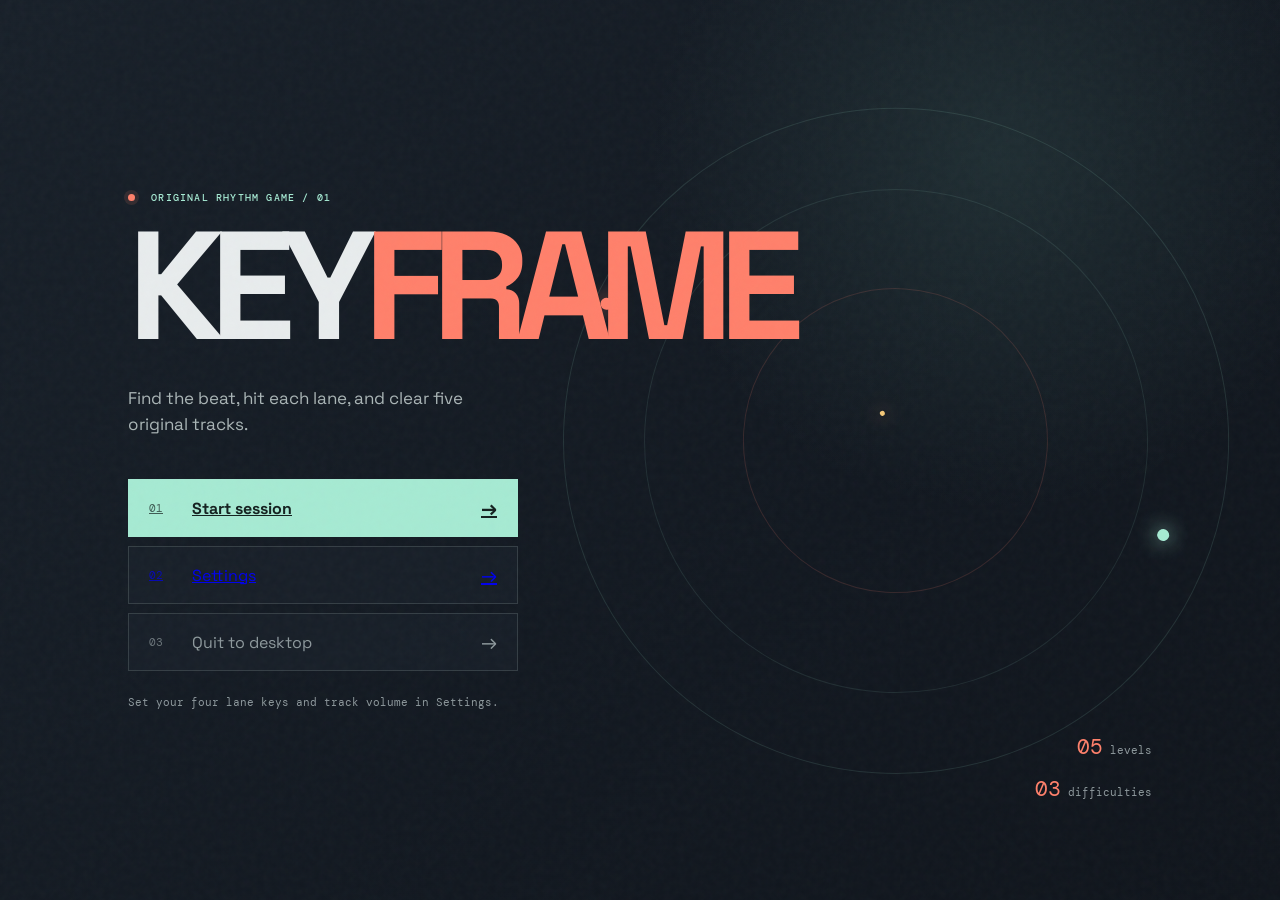
<file: Games/index.html>
<!doctype html>
<html lang="en">
  <head>
    <meta charset="UTF-8" />
    <meta name="viewport" content="width=device-width, initial-scale=1.0" />
    <meta name="theme-color" content="#151b24" />
    <title>Keyframe</title>
    <link rel="stylesheet" href="css/styles.css" />
  </head>
  <body>
    <div class="app-shell">
      <div class="grain"></div>
      <main class="screen screen--menu" aria-labelledby="game-title">
        <div class="menu-orbit" aria-hidden="true"><span></span><span></span><span></span></div>
        <div class="menu-copy">
          <p class="eyebrow"><span class="status-dot"></span> original rhythm game / 01</p>
          <h1 id="game-title">KEY<span>FRAME</span></h1>
          <p class="lede">Find the beat, hit each lane, and clear five original tracks.</p>
          <div class="menu-actions">
            <a class="button button--primary" href="Play.html"><span class="button-index">01</span>Start session<span class="button-arrow">&#8594;</span></a>
            <a class="button" href="Settings.html"><span class="button-index">02</span>Settings<span class="button-arrow">&#8594;</span></a>
            <button class="button button--quiet" id="quit-button" type="button"><span class="button-index">03</span>Quit to desktop<span class="button-arrow">&#8594;</span></button>
          </div>
          <p class="hint-line">Set your four lane keys and track volume in Settings.</p>
        </div>
        <div class="menu-side-note" aria-hidden="true"><span>05</span> levels<br /><span>03</span> difficulties</div>
      </main>
      <div class="toast" id="toast" role="status"></div>
    </div>
    <script>
      document.querySelector("#quit-button").addEventListener("click", () => {
        const toast = document.querySelector("#toast");
        toast.textContent = "Session paused. The browser window is ready to close.";
        toast.classList.add("show");
        window.setTimeout(() => toast.classList.remove("show"), 2200);
      });
    </script>
  </body>
</html>
</file>
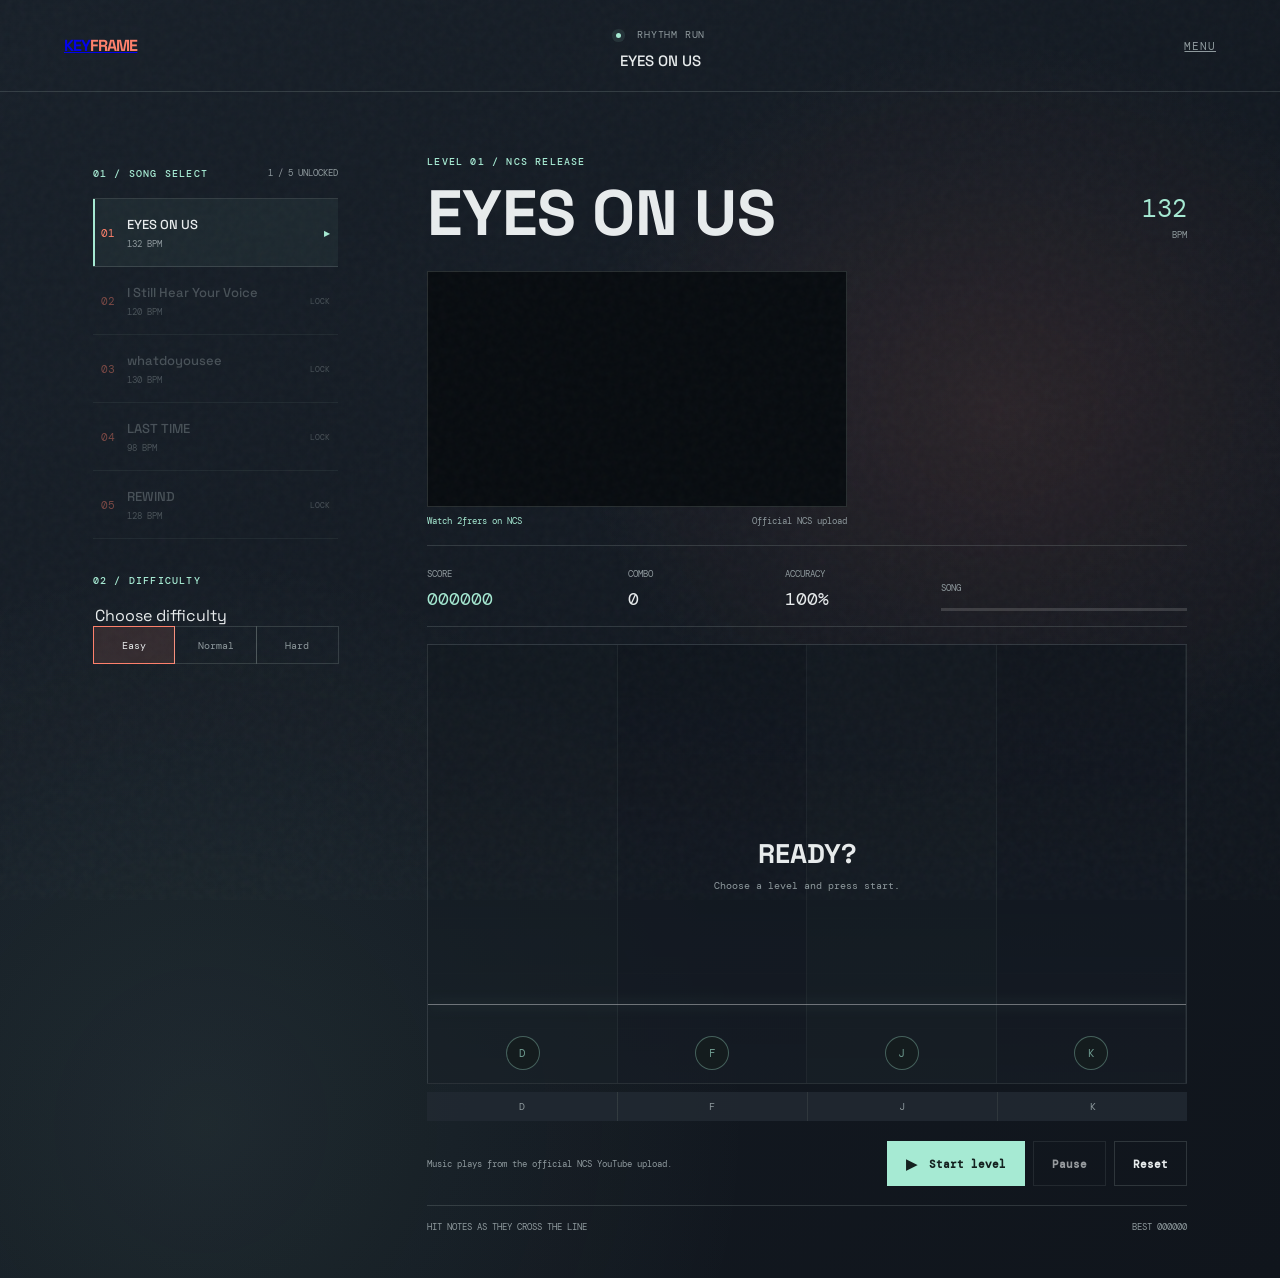
<file: Games/Play.html>
<!doctype html>
<html lang="en">
  <head>
    <meta charset="UTF-8" />
    <meta name="viewport" content="width=device-width, initial-scale=1.0" />
    <meta name="theme-color" content="#151b24" />
    <title>Keyframe</title>
    <link rel="stylesheet" href="css/styles.css" />
  </head>
  <body>
    <div class="app-shell rhythm-shell">
      <div class="grain"></div>
      <main class="screen screen--rhythm" aria-labelledby="play-title">
        <header class="topbar">
          <a class="brand-button" href="index.html">KEY<span>FRAME</span></a>
          <div class="session-title">
            <span class="live-pill"><i></i> rhythm run</span>
            <h2 id="play-title">EYES ON US</h2>
          </div>
          <a class="text-button" href="index.html">Menu</a>
        </header>
        <section class="rhythm-layout">
          <aside class="level-rail" aria-label="Choose a level">
            <div class="rail-heading">
              <p class="eyebrow">01 / song select</p>
              <span id="level-progress">1 / 5</span>
            </div>
            <div class="level-list" id="level-list"></div>
            <div class="difficulty-block">
              <p class="eyebrow">02 / difficulty</p>
              <fieldset class="difficulty-selector" id="difficulty-selector">
                <legend class="visually-hidden">Choose difficulty</legend>
                <label><input type="radio" name="difficulty" value="Easy" checked /><span>Easy</span></label>
                <label><input type="radio" name="difficulty" value="Normal" /><span>Normal</span></label>
                <label><input type="radio" name="difficulty" value="Hard" /><span>Hard</span></label>
              </fieldset>
            </div>
          </aside>
          <section class="game-column" aria-label="Rhythm game">
            <div class="song-heading">
              <div>
                <p class="eyebrow" id="song-kicker">LEVEL 01 / NCS RELEASE</p>
                <h1 id="song-title">EYES ON US</h1>
              </div>
              <div class="song-tempo"><strong id="song-bpm">132</strong><span>BPM</span></div>
            </div>
            <div class="track-player-wrap">
              <div id="youtube-player" aria-label="Official NCS YouTube music player"></div>
              <p class="track-credit"><a id="track-source" href="https://www.youtube.com/@NoCopyrightSounds" target="_blank" rel="noopener noreferrer">Watch this track on NCS</a><span>Official NCS upload</span></p>
            </div>
            <div class="game-hud">
              <div><span>score</span><strong id="score-readout">000000</strong></div>
              <div><span>combo</span><strong id="combo-readout">0</strong></div>
              <div><span>accuracy</span><strong id="accuracy-readout">100%</strong></div>
              <div class="hud-progress"><span>song</span><div class="progress-track"><i id="song-progress"></i></div></div>
            </div>
            <div class="rhythm-board" id="rhythm-board" aria-label="Four-lane note board">
              <div class="lane" data-lane="0"><span class="lane-note"></span><b>D</b></div>
              <div class="lane" data-lane="1"><span class="lane-note"></span><b>F</b></div>
              <div class="lane" data-lane="2"><span class="lane-note"></span><b>J</b></div>
              <div class="lane" data-lane="3"><span class="lane-note"></span><b>K</b></div>
              <div class="hit-line" aria-hidden="true"></div>
              <div class="board-message" id="board-message"><strong>READY?</strong><span>Choose a level and press start.</span></div>
              <div class="judge-callout" id="judge-callout" aria-live="polite"></div>
              <div class="countdown" id="countdown" aria-live="assertive"></div>
            </div>
            <div class="lane-keys" aria-label="Lane key bindings">
              <span>D</span><span>F</span><span>J</span><span>K</span>
            </div>
            <div class="game-controls">
              <p id="track-caption">Music plays from the official NCS YouTube upload.</p>
              <div class="game-actions">
                <button class="game-button" id="start-button" type="button"><span>&#9654;</span> Start level</button>
                <button class="game-button game-button--secondary" id="pause-button" type="button" disabled>Pause</button>
                <button class="game-button game-button--secondary" id="reset-button" type="button">Reset</button>
              </div>
            </div>
            <div class="game-footnote"><span>Hit notes as they cross the line</span><span id="best-score">BEST 000000</span></div>
          </section>
        </section>
      </main>
      <div class="result-overlay" id="result-overlay" hidden>
        <section class="result-dialog" role="dialog" aria-modal="true" aria-labelledby="result-title">
          <p class="eyebrow" id="result-kicker">RUN COMPLETE</p>
          <h2 id="result-title">You Win!!</h2>
          <p id="result-message">Congratulation you may now proceed to the next level</p>
          <div class="result-stats"><span>FINAL SCORE<strong id="final-score">0</strong></span><span>ACCURACY<strong id="final-accuracy">0%</strong></span></div>
          <button class="game-button" id="result-button" type="button">Next level</button>
        </section>
      </div>
    </div>
    <script src="js/rhythm.js"></script>
  </body>
</html>
</file>
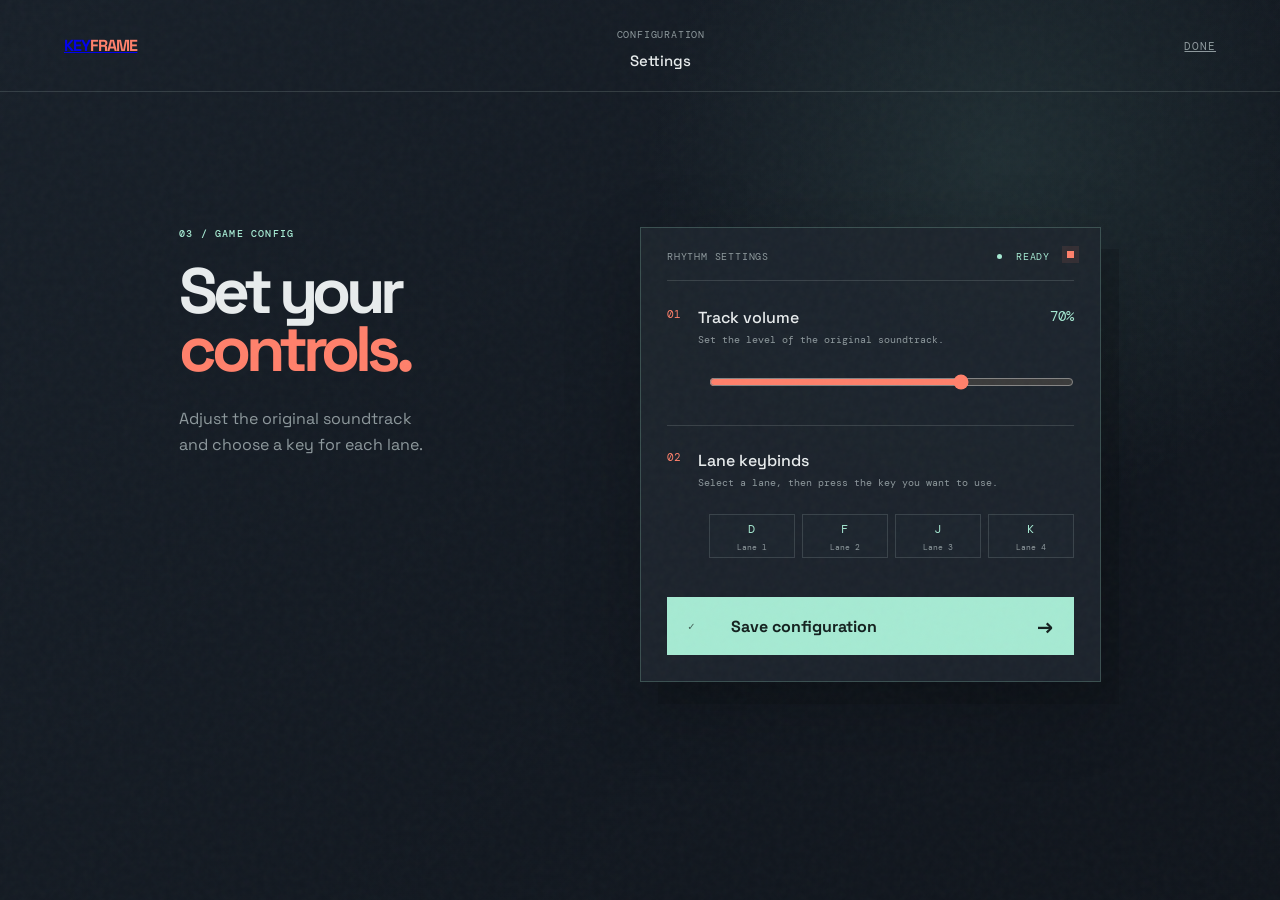
<file: Games/Settings.html>
<!doctype html>
<html lang="en">
  <head>
    <meta charset="UTF-8" />
    <meta name="viewport" content="width=device-width, initial-scale=1.0" />
    <title>Keyframe</title>
    <link rel="stylesheet" href="css/styles.css" />
  </head>
  <body>
    <div class="app-shell">
      <div class="grain"></div>
      <main class="screen screen--settings" aria-labelledby="settings-title">
        <header class="topbar">
          <a class="brand-button" href="index.html">KEY<span>FRAME</span></a>
          <div class="session-title">
            <span class="live-pill">configuration</span>
            <h2 id="settings-title">Settings</h2>
          </div>
          <a class="text-button" href="index.html">Done</a>
        </header>
        <section class="settings-layout">
          <div>
            <p class="eyebrow">03 / game config</p>
            <h2>Set your<br /><em>controls.</em></h2>
            <p class="settings-intro">
              Adjust the original soundtrack and choose a key for each lane.
            </p>
          </div>
          <div class="settings-card">
            <div class="settings-card-heading">
              <span class="card-kicker">rhythm settings</span
              ><span class="card-status"><i></i> ready</span>
            </div>
            <div class="settings-controls">
              <section class="setting-group">
                <div class="setting-title">
                  <span class="setting-number">01</span>
                  <div>
                    <h3>Track volume</h3>
                    <p>Set the level of the original soundtrack.</p>
                  </div>
                  <output id="volume-output">70%</output>
                </div>
                <input
                  id="volume-slider"
                  type="range"
                  min="0"
                  max="100"
                  value="70"
                  aria-label="Master volume"
                />
              </section>
              <section class="setting-group">
                <div class="setting-title">
                  <span class="setting-number">02</span>
                  <div>
                    <h3>Lane keybinds</h3>
                    <p>Select a lane, then press the key you want to use.</p>
                  </div>
                </div>
                <div class="bind-grid rhythm-bind-grid" id="bind-grid"></div>
              </section>
              <button
                class="button button--primary save-settings"
                id="save-settings"
                type="button"
              >
                <span class="button-index">&#10003;</span>Save
                configuration<span class="button-arrow">&#8594;</span>
              </button>
            </div>
          </div>
        </section>
      </main>
      <div class="toast" id="toast" role="status"></div>
    </div>
    <script src="js/settings.js"></script>
  </body>
</html>
</file>
<file: Games/css/styles.css>
@import url("https://fonts.googleapis.com/css2?family=DM+Mono:wght@400;500&family=Space+Grotesk:wght@400;500;600;700&display=swap");

:root {
  --ink: #e8eced;
  --muted: #8e999d;
  --soft: #aab5b6;
  --night: #151b24;
  --night-deep: #10151d;
  --panel: #1d252e;
  --line: rgba(207, 221, 218, 0.16);
  --mint: #a6ead3;
  --coral: #ff806b;
  --yellow: #f2c778;
  --mono: "DM Mono", monospace;
  --display: "Space Grotesk", sans-serif;
}
* {
  box-sizing: border-box;
}
html,
body {
  margin: 0;
  min-height: 100%;
  background: var(--night-deep);
  color: var(--ink);
  font-family: var(--display);
}
body {
  overflow-x: hidden;
}
button,
input {
  font: inherit;
}
button {
  color: inherit;
  cursor: pointer;
}
.app-shell {
  min-height: 100vh;
  position: relative;
  overflow: hidden;
  background:
    radial-gradient(
      circle at 78% 18%,
      rgba(72, 111, 105, 0.24),
      transparent 28%
    ),
    linear-gradient(135deg, #182029 0%, #121820 62%, #10151c 100%);
}
.grain {
  position: fixed;
  inset: 0;
  pointer-events: none;
  opacity: 0.08;
  z-index: 10;
  background-image: url("data:image/svg+xml,%3Csvg viewBox='0 0 160 160' xmlns='http://www.w3.org/2000/svg'%3E%3Cfilter id='n'%3E%3CfeTurbulence type='fractalNoise' baseFrequency='.8' numOctaves='3' stitchTiles='stitch'/%3E%3C/filter%3E%3Crect width='100%25' height='100%25' filter='url(%23n)' opacity='.38'/%3E%3C/svg%3E");
}
.screen {
  min-height: 100vh;
  position: relative;
  z-index: 1;
  animation: appear 0.6s ease both;
}
.is-hidden {
  display: none;
}
.screen--menu {
  display: flex;
  align-items: center;
  padding: 7vw 10vw;
}
.menu-copy {
  max-width: 560px;
  z-index: 2;
}
.eyebrow {
  color: var(--mint);
  font: 500 10px/1.4 var(--mono);
  letter-spacing: 0.12em;
  text-transform: uppercase;
  margin: 0 0 22px;
}
.status-dot,
.live-pill i {
  display: inline-block;
  width: 7px;
  height: 7px;
  border-radius: 50%;
  background: var(--coral);
  box-shadow: 0 0 0 4px rgba(255, 128, 107, 0.12);
  margin-right: 9px;
}
h1,
h2,
h3,
p {
  margin-top: 0;
}
h1 {
  font-size: clamp(4.8rem, 12vw, 10.5rem);
  line-height: 0.78;
  letter-spacing: -0.09em;
  margin: 0 0 38px;
  font-weight: 700;
}
h1 span,
.brand-button span {
  color: var(--coral);
}
.lede {
  color: var(--soft);
  font-size: 17px;
  line-height: 1.55;
  max-width: 380px;
  margin-bottom: 42px;
}
.menu-actions {
  display: grid;
  gap: 9px;
  max-width: 390px;
}
.button {
  border: 1px solid var(--line);
  background: rgba(29, 37, 46, 0.5);
  min-height: 58px;
  padding: 0 20px;
  display: flex;
  align-items: center;
  gap: 18px;
  text-align: left;
  transition: 0.2s ease;
}
.button:hover,
.button:focus-visible {
  border-color: var(--mint);
  transform: translateX(7px);
  background: rgba(166, 234, 211, 0.08);
  outline: none;
}
.button--primary {
  background: var(--mint);
  border-color: var(--mint);
  color: #14211f;
  font-weight: 700;
}
.button--primary:hover,
.button--primary:focus-visible {
  background: #c0f6e2;
}
.button--quiet {
  color: var(--muted);
}
.button-index {
  font: 11px var(--mono);
  opacity: 0.7;
  min-width: 25px;
}
.button-arrow {
  margin-left: auto;
  font-size: 20px;
}
.hint-line,
.menu-side-note {
  color: var(--muted);
  font: 11px var(--mono);
}
.hint-line {
  margin: 24px 0 0;
}
.menu-orbit {
  position: absolute;
  width: 52vw;
  height: 52vw;
  max-width: 740px;
  max-height: 740px;
  right: 4vw;
  top: 12%;
  border: 1px solid rgba(166, 234, 211, 0.12);
  border-radius: 50%;
  transform: rotate(-18deg);
}
.menu-orbit:before,
.menu-orbit:after {
  content: "";
  position: absolute;
  inset: 12%;
  border: 1px solid rgba(166, 234, 211, 0.1);
  border-radius: 50%;
}
.menu-orbit:after {
  inset: 27%;
  border-color: rgba(255, 128, 107, 0.15);
}
.menu-orbit span {
  position: absolute;
  width: 12px;
  height: 12px;
  background: var(--coral);
  border-radius: 50%;
  top: 16%;
  left: 14%;
  box-shadow: 0 0 20px var(--coral);
}
.menu-orbit span:nth-child(2) {
  top: 75%;
  left: 83%;
  background: var(--mint);
  box-shadow: 0 0 20px var(--mint);
}
.menu-orbit span:nth-child(3) {
  top: 45%;
  left: 49%;
  width: 5px;
  height: 5px;
  background: var(--yellow);
}
.menu-side-note {
  position: absolute;
  right: 10vw;
  bottom: 10vh;
  line-height: 2;
  text-align: right;
}
.menu-side-note span {
  color: var(--coral);
  font-size: 21px;
}
.topbar {
  height: 92px;
  display: flex;
  align-items: center;
  justify-content: space-between;
  padding: 0 5vw;
  border-bottom: 1px solid var(--line);
}
.brand-button {
  border: 0;
  padding: 0;
  background: transparent;
  font: 700 16px var(--display);
  letter-spacing: -0.06em;
}
.session-title {
  text-align: center;
}
.session-title h2 {
  font-size: 15px;
  margin: 8px 0 0;
  font-weight: 500;
}
.live-pill {
  color: var(--muted);
  font: 10px var(--mono);
  text-transform: uppercase;
  letter-spacing: 0.08em;
}
.live-pill i {
  background: var(--mint);
  box-shadow: 0 0 0 4px rgba(166, 234, 211, 0.1);
  width: 5px;
  height: 5px;
}
.topbar-actions {
  display: flex;
  align-items: center;
  gap: 18px;
}
.icon-button,
.text-button {
  border: 0;
  background: transparent;
  color: var(--muted);
}
.icon-button {
  font-size: 23px;
}
.text-button {
  font: 11px var(--mono);
  text-transform: uppercase;
  letter-spacing: 0.08em;
}
.icon-button:hover,
.text-button:hover,
.brand-button:hover {
  color: var(--mint);
}
.play-layout {
  display: grid;
  grid-template-columns: minmax(0, 1fr) 290px;
  gap: 5vw;
  max-width: 1450px;
  margin: 0 auto;
  padding: 7vh 5vw;
}
.practice-column {
  min-width: 0;
}
.practice-heading {
  display: flex;
  justify-content: space-between;
  align-items: end;
  margin-bottom: 28px;
}
.practice-heading h2,
.settings-layout h2 {
  font-size: clamp(2.7rem, 5vw, 5.4rem);
  line-height: 0.9;
  letter-spacing: -0.08em;
  margin: 0;
}
.practice-heading em,
.settings-layout em {
  color: var(--coral);
  font-style: normal;
}
.tempo-readout {
  text-align: right;
}
.tempo-readout span,
.big-stat span,
.stat-grid span,
.meter-label {
  display: block;
  color: var(--muted);
  font: 10px var(--mono);
  text-transform: uppercase;
  letter-spacing: 0.06em;
}
.tempo-readout strong {
  display: block;
  color: var(--mint);
  font: 21px var(--mono);
  margin-top: 6px;
}
.note-time-axis {
  display: flex;
  justify-content: space-between;
  padding: 0 3px 5px;
  color: var(--muted);
  font: 8px var(--mono);
}
.note-stage {
  height: 245px;
  border-top: 1px solid var(--line);
  border-bottom: 1px solid var(--line);
  position: relative;
  overflow: hidden;
  background:
    repeating-linear-gradient(
      90deg,
      transparent 0,
      transparent calc(12.5% - 1px),
      rgba(255, 255, 255, 0.07) 12.5%
    ),
    repeating-linear-gradient(
      0deg,
      transparent 0,
      transparent 4px,
      rgba(255, 255, 255, 0.045) 4px,
      rgba(255, 255, 255, 0.045) 5px
    );
}
.stage-empty {
  position: absolute;
  inset: 0;
  display: grid;
  place-content: center;
  text-align: center;
}
.stage-cross {
  color: var(--coral);
  font: 22px var(--mono);
}
.stage-empty p {
  margin: 6px 0;
  font-size: 14px;
}
.stage-empty small {
  color: var(--muted);
  font: 10px var(--mono);
}
.note-block {
  position: absolute;
  left: 0;
  top: 0;
  width: 1%;
  min-width: 6px;
  padding: 0 3px;
  overflow: hidden;
  border-radius: 2px;
  background: var(--mint);
  color: #17211f;
  font: 7px/1 var(--mono);
  line-height: 8px;
  white-space: nowrap;
  animation: note-bar-in 0.12s ease both;
  transform-origin: left;
}
.note-block.alt {
  background: var(--coral);
  color: #281817;
}
.piano-shell {
  margin-top: 36px;
}
.piano-meta,
.keyboard-scroll-hint {
  display: flex;
  justify-content: space-between;
  align-items: center;
  color: var(--muted);
  font: 10px var(--mono);
  text-transform: uppercase;
  letter-spacing: 0.04em;
}
.piano-meta {
  padding-bottom: 13px;
  border-bottom: 1px solid var(--line);
}
.piano-meta b {
  color: var(--mint);
  font-size: 13px;
}
.piano-meta small {
  color: var(--muted);
  font: 10px var(--mono);
}
.keyboard-help {
  opacity: 0.65;
}
.keyboard-viewport {
  min-width: 0;
  max-width: 100%;
  overflow-x: auto;
  padding: 17px 0 9px;
  scrollbar-color: var(--mint) var(--panel);
  scrollbar-width: thin;
  -webkit-overflow-scrolling: touch;
  overscroll-behavior-x: contain;
}
.piano {
  display: flex;
  position: relative;
  height: 174px;
  min-width: 1340px;
  padding: 0 8px;
}
.white-key {
  flex: 1 0 31px;
  height: 174px;
  background: linear-gradient(100deg, #edf1e9 0%, #c9d0c9 100%);
  border: 1px solid #83918c;
  border-radius: 0 0 4px 4px;
  position: relative;
  color: #66706d;
  touch-action: manipulation;
  user-select: none;
  -webkit-user-select: none;
}
.white-key:hover,
.white-key.active {
  background: var(--mint);
}
.white-key.keyboard-unbound,
.black-key.keyboard-unbound {
  visibility: hidden;
}
.white-key.keyboard-unbound .black-key:not(.keyboard-unbound) {
  visibility: visible;
}
.white-key span {
  position: absolute;
  left: 50%;
  bottom: 25px;
  transform: translateX(-50%);
  font: 9px var(--mono);
  white-space: nowrap;
}
.white-key .key-bind {
  position: absolute;
  left: 50%;
  bottom: 8px;
  transform: translateX(-50%);
  color: #334441;
  font: 600 7px var(--mono);
  text-transform: uppercase;
}
.black-key {
  position: absolute;
  z-index: 2;
  width: 20px;
  height: 105px;
  top: 0;
  background: linear-gradient(100deg, #27333a, #080c10);
  border: 1px solid #020507;
  border-radius: 0 0 3px 3px;
  box-shadow: 0 5px 5px rgba(0, 0, 0, 0.4);
  color: #829490;
  touch-action: manipulation;
  user-select: none;
  -webkit-user-select: none;
}
.black-key:hover,
.black-key.active {
  background: var(--coral);
  color: #2a1816;
}
.black-key span {
  position: absolute;
  bottom: 25px;
  width: 100%;
  text-align: center;
  font: 8px var(--mono);
  white-space: nowrap;
}
.black-key .key-bind {
  position: absolute;
  bottom: 8px;
  width: 100%;
  color: #c8d6d1;
  text-align: center;
  font: 600 6px var(--mono);
  text-transform: uppercase;
}
.black-key:hover .key-bind,
.black-key.active .key-bind {
  color: #2a1816;
}
.keyboard-scroll-hint {
  padding-top: 6px;
  font-size: 9px;
  opacity: 0.65;
}
.stats-panel {
  border-left: 1px solid var(--line);
  padding-left: 28px;
}
.panel-heading,
.meter-label {
  display: flex;
  justify-content: space-between;
  align-items: center;
}
.panel-live {
  color: var(--coral);
  font: 10px var(--mono);
}
.big-stat {
  padding: 35px 0;
  border-bottom: 1px solid var(--line);
}
.big-stat strong {
  display: block;
  font: 34px var(--mono);
  letter-spacing: -0.08em;
  margin-top: 9px;
}
.stat-grid {
  display: grid;
  grid-template-columns: 1fr 1fr;
  gap: 24px 12px;
  padding: 27px 0;
  border-bottom: 1px solid var(--line);
}
.stat-grid strong {
  display: block;
  color: var(--soft);
  font: 17px var(--mono);
  margin-top: 8px;
}
.meter-block,
.recent-block {
  padding: 28px 0;
  border-bottom: 1px solid var(--line);
}
.meter-label button,
.recent-list button {
  color: var(--mint);
  background: none;
  border: 0;
  text-transform: uppercase;
  font: 9px var(--mono);
}
.meter {
  height: 5px;
  margin-top: 14px;
  background: #303b42;
}
.meter span {
  display: block;
  width: 0;
  height: 100%;
  background: var(--coral);
  transition: width 0.25s ease;
}
.recent-list {
  min-height: 60px;
  padding-top: 14px;
}
.recent-empty {
  color: var(--muted);
  font: 10px var(--mono);
}
.recent-row {
  display: flex;
  justify-content: space-between;
  padding: 7px 0;
  border-bottom: 1px solid rgba(255, 255, 255, 0.06);
  font: 10px var(--mono);
}
.recent-row b {
  color: var(--mint);
}
.recent-row .recent-kind {
  color: var(--yellow);
  text-transform: uppercase;
}
.recent-row .recent-kind--fast {
  color: var(--coral);
}
.recent-row .recent-kind--hold {
  color: var(--mint);
}
.recent-row span {
  color: var(--muted);
}
.settings-layout {
  display: grid;
  grid-template-columns: 0.8fr 1.2fr;
  gap: 12vw;
  max-width: 1050px;
  margin: 0 auto;
  padding: 15vh 5vw;
}
.settings-card {
  position: relative;
  padding: 22px 26px 26px;
  background: rgba(29, 37, 46, 0.9);
  border: 1px solid rgba(166, 234, 211, 0.22);
  box-shadow:
    18px 22px 0 rgba(8, 12, 16, 0.26),
    0 24px 70px rgba(0, 0, 0, 0.22);
}
.settings-card::before {
  content: "";
  position: absolute;
  top: 23px;
  right: 26px;
  width: 7px;
  height: 7px;
  background: var(--coral);
  box-shadow: 0 0 0 5px rgba(255, 128, 107, 0.1);
}
.settings-card-heading {
  display: flex;
  align-items: center;
  justify-content: space-between;
  padding-bottom: 17px;
  margin-bottom: 2px;
  border-bottom: 1px solid var(--line);
}
.card-kicker,
.card-status {
  color: var(--muted);
  font: 10px var(--mono);
  letter-spacing: 0.08em;
  text-transform: uppercase;
}
.card-status {
  color: var(--mint);
  margin-right: 24px;
}
.card-status i {
  display: inline-block;
  width: 5px;
  height: 5px;
  margin: 0 7px 1px 0;
  border-radius: 50%;
  background: var(--mint);
}
.settings-card .setting-group:first-child {
  border-top: 0;
}
.settings-intro {
  color: var(--muted);
  max-width: 260px;
  line-height: 1.6;
  margin-top: 28px;
}
.setting-group {
  border-top: 1px solid var(--line);
  padding: 24px 0 30px;
}
.setting-title {
  display: flex;
  align-items: start;
  gap: 17px;
}
.setting-number {
  color: var(--coral);
  font: 11px var(--mono);
}
.setting-title h3 {
  margin: 0 0 5px;
  font-size: 16px;
  font-weight: 500;
}
.setting-title p {
  color: var(--muted);
  font: 10px var(--mono);
  margin: 0;
}
.setting-title output {
  margin-left: auto;
  color: var(--mint);
  font: 14px var(--mono);
}
.settings-controls input[type="range"] {
  accent-color: var(--coral);
  width: calc(100% - 42px);
  margin: 28px 0 0 42px;
}
.piano-mode-selector {
  display: grid;
  grid-template-columns: repeat(4, minmax(0, 1fr));
  margin: 25px 0 0 42px;
  padding: 0;
  border: 0;
}
.piano-mode-selector legend {
  position: absolute;
  width: 1px;
  height: 1px;
  padding: 0;
  margin: -1px;
  overflow: hidden;
  clip: rect(0, 0, 0, 0);
  white-space: nowrap;
  border: 0;
}
.piano-mode-selector label {
  position: relative;
  min-width: 0;
  cursor: pointer;
}
.piano-mode-selector input {
  position: absolute;
  width: 1px;
  height: 1px;
  opacity: 0;
}
.piano-mode-selector label span {
  display: grid;
  min-height: 42px;
  place-items: center;
  padding: 0 5px;
  margin-left: -1px;
  border: 1px solid var(--line);
  color: var(--muted);
  font: 9px var(--mono);
  text-align: center;
  text-transform: uppercase;
}
.piano-mode-selector input:checked + span {
  position: relative;
  z-index: 1;
  border-color: var(--mint);
  background: var(--mint);
  color: #14211f;
}
.piano-mode-selector input:focus-visible + span {
  outline: 2px solid var(--coral);
  outline-offset: 2px;
}
.bind-grid {
  display: grid;
  grid-template-columns: repeat(8, 1fr);
  gap: 7px;
  margin: 25px 0 0 42px;
}
.bind-key {
  border: 1px solid var(--line);
  background: var(--panel);
  min-height: 44px;
  color: var(--mint);
  font: 12px var(--mono);
}
.bind-key:hover,
.bind-key.awaiting {
  border-color: var(--coral);
  color: var(--coral);
}
.bind-key small {
  display: block;
  color: var(--muted);
  font-size: 8px;
  margin-top: 5px;
}
.save-settings {
  width: 100%;
  margin-top: 9px;
}
.toast {
  position: fixed;
  z-index: 20;
  right: 25px;
  bottom: 25px;
  padding: 13px 17px;
  background: var(--mint);
  color: #13201e;
  font: 11px var(--mono);
  transform: translateY(80px);
  transition: 0.3s ease;
}
.toast.show {
  transform: translateY(0);
}
@keyframes appear {
  from {
    opacity: 0;
    transform: translateY(8px);
  }
  to {
    opacity: 1;
    transform: none;
  }
}
@keyframes note-in {
  from {
    opacity: 0;
    transform: scaleY(0.15) translateY(30px);
  }
  to {
    opacity: 1;
    transform: scaleY(1) translateY(0);
  }
}
@keyframes note-bar-in {
  from {
    opacity: 0;
    transform: scaleX(0.35);
  }
  to {
    opacity: 1;
    transform: scaleX(1);
  }
}
@media (max-width: 850px) {
  .screen--menu {
    padding: 15vw 8vw;
    align-items: flex-start;
  }
  .menu-orbit {
    width: 90vw;
    height: 90vw;
    top: 45%;
    right: -20%;
    opacity: 0.7;
  }
  .menu-side-note {
    display: none;
  }
  .play-layout,
  .settings-layout {
    grid-template-columns: minmax(0, 1fr);
    gap: 50px;
    padding-top: 8vh;
  }
  .stats-panel {
    border-left: 0;
    border-top: 1px solid var(--line);
    padding: 28px 0 0;
  }
  .settings-layout {
    padding-top: 10vh;
  }
  .keyboard-help {
    display: none;
  }
}
@media (max-width: 520px) {
  .topbar {
    height: 75px;
    padding: 0 6vw;
  }
  .session-title h2 {
    font-size: 13px;
  }
  .practice-heading {
    align-items: start;
    gap: 16px;
  }
  .practice-heading h2 {
    font-size: 2.8rem;
  }
  .tempo-readout {
    padding-top: 31px;
  }
  .piano {
    min-width: 1150px;
  }
  .bind-grid {
    grid-template-columns: repeat(4, 1fr);
  }
  .screen--menu h1 {
    font-size: 22vw;
  }
}

.rhythm-shell {
  background:
    radial-gradient(ellipse at 78% 32%, rgba(255, 128, 107, 0.1), transparent 30%),
    radial-gradient(ellipse at 16% 88%, rgba(166, 234, 211, 0.08), transparent 36%),
    linear-gradient(135deg, #182029 0%, #121820 62%, #10151c 100%);
}
.screen--rhythm {
  min-height: 100vh;
}
.rhythm-layout {
  display: grid;
  grid-template-columns: 245px minmax(0, 760px);
  gap: clamp(36px, 7vw, 100px);
  justify-content: center;
  padding: 7vh 5vw 5vh;
}
.level-rail {
  padding-top: 12px;
}
.rail-heading {
  display: flex;
  justify-content: space-between;
  gap: 10px;
  align-items: start;
}
.rail-heading .eyebrow,
.difficulty-block .eyebrow {
  margin-bottom: 17px;
}
.rail-heading > span {
  color: var(--muted);
  font: 9px var(--mono);
  white-space: nowrap;
}
.level-list {
  border-top: 1px solid var(--line);
}
.level-button {
  display: flex;
  width: 100%;
  min-height: 68px;
  align-items: center;
  gap: 12px;
  padding: 0 8px;
  border: 0;
  border-bottom: 1px solid var(--line);
  background: transparent;
  color: var(--muted);
  text-align: left;
}
.level-button:hover:not(:disabled),
.level-button.selected {
  color: var(--ink);
  background: rgba(166, 234, 211, 0.055);
}
.level-button.selected {
  box-shadow: inset 2px 0 var(--mint);
}
.level-button:disabled {
  cursor: not-allowed;
  opacity: 0.42;
}
.level-number {
  color: var(--coral);
  font: 11px var(--mono);
}
.level-copy {
  display: grid;
  gap: 5px;
  min-width: 0;
}
.level-copy strong {
  font-size: 13px;
  font-weight: 500;
}
.level-copy small,
.level-mark {
  color: var(--muted);
  font: 9px var(--mono);
}
.level-mark {
  margin-left: auto;
  font-size: 8px;
}
.level-button.selected .level-mark {
  color: var(--mint);
}
.difficulty-block {
  margin-top: 35px;
}
.difficulty-selector {
  display: grid;
  grid-template-columns: repeat(3, minmax(0, 1fr));
  margin: 0;
  padding: 0;
  border: 0;
}
.difficulty-selector label {
  position: relative;
  cursor: pointer;
}
.difficulty-selector input {
  position: absolute;
  width: 1px;
  height: 1px;
  opacity: 0;
}
.difficulty-selector label span {
  display: grid;
  min-height: 38px;
  place-items: center;
  border: 1px solid var(--line);
  margin-right: -1px;
  color: var(--muted);
  font: 10px var(--mono);
}
.difficulty-selector input:checked + span {
  position: relative;
  border-color: var(--coral);
  background: rgba(255, 128, 107, 0.12);
  color: var(--ink);
}
.difficulty-selector input:focus-visible + span {
  outline: 2px solid var(--mint);
  outline-offset: 2px;
}
.game-column {
  min-width: 0;
}
.song-heading {
  display: flex;
  justify-content: space-between;
  align-items: end;
  margin-bottom: 27px;
}
.song-heading .eyebrow {
  margin-bottom: 14px;
}
.track-player-wrap {
  width: min(100%, 420px);
  margin: 0 0 18px;
}
#youtube-player {
  width: 100%;
  aspect-ratio: 16 / 9;
  overflow: hidden;
  border: 1px solid var(--line);
  background: #080c10;
}
#youtube-player iframe {
  display: block;
  width: 100%;
  height: 100%;
}
.track-credit {
  display: flex;
  justify-content: space-between;
  gap: 12px;
  margin: 8px 0 0;
  color: var(--muted);
  font: 9px var(--mono);
}
.track-credit a {
  color: var(--mint);
  text-decoration: none;
}
.track-credit a:hover {
  text-decoration: underline;
}
.song-heading h1 {
  max-width: 100%;
  margin: 0;
  font-size: clamp(2.7rem, 5vw, 4.5rem);
  line-height: 0.95;
  letter-spacing: 0;
  overflow-wrap: anywhere;
}
.song-heading h1 em {
  color: var(--coral);
  font-style: normal;
}
.song-tempo {
  display: grid;
  gap: 4px;
  padding: 0 0 3px 14px;
  text-align: right;
}
.song-tempo strong {
  color: var(--mint);
  font: 25px var(--mono);
}
.song-tempo span,
.game-hud > div > span {
  color: var(--muted);
  font: 9px var(--mono);
  text-transform: uppercase;
}
.game-hud {
  display: grid;
  grid-template-columns: 1.05fr 0.8fr 0.8fr 1.4fr;
  gap: 16px;
  align-items: end;
  padding: 15px 0;
  border-top: 1px solid var(--line);
  border-bottom: 1px solid var(--line);
}
.game-hud > div:not(.hud-progress) strong {
  display: block;
  margin-top: 5px;
  color: var(--ink);
  font: 18px var(--mono);
}
.game-hud > div:first-child strong {
  color: var(--mint);
}
.hud-progress .progress-track {
  height: 3px;
  margin-top: 12px;
  background: rgba(232, 236, 237, 0.16);
}
.progress-track i {
  display: block;
  width: 0;
  height: 100%;
  background: var(--coral);
  transition: width 0.12s linear;
}
.rhythm-board {
  position: relative;
  display: grid;
  grid-template-columns: repeat(4, minmax(0, 1fr));
  height: min(53vh, 440px);
  min-height: 300px;
  margin-top: 17px;
  overflow: hidden;
  border: 1px solid rgba(207, 221, 218, 0.13);
  background:
    linear-gradient(180deg, rgba(16, 21, 29, 0.8), rgba(29, 37, 46, 0.56)),
    repeating-linear-gradient(0deg, transparent 0, transparent 54px, rgba(255,255,255,.035) 55px);
  touch-action: none;
}
.lane {
  position: relative;
  overflow: hidden;
  border-right: 1px solid rgba(207, 221, 218, 0.1);
  transition: background 0.12s ease;
  touch-action: none;
}
.lane:last-of-type {
  border-right: 0;
}
.lane:nth-child(odd) {
  background: rgba(166, 234, 211, 0.018);
}
.lane.lane-hit {
  background: rgba(166, 234, 211, 0.2);
}
.lane > b {
  position: absolute;
  z-index: 3;
  right: 0;
  bottom: 3%;
  left: 0;
  display: grid;
  width: 34px;
  aspect-ratio: 1;
  place-items: center;
  margin: auto;
  border: 1px solid rgba(166, 234, 211, 0.55);
  border-radius: 50%;
  background: #17211f;
  color: var(--mint);
  font: 11px var(--mono);
}
.fall-note {
  position: absolute;
  z-index: 2;
  top: 0;
  left: calc(50% - 12px);
  width: 24px;
  height: 24px;
  border: 2px solid rgba(232, 236, 237, 0.9);
  border-radius: 50%;
  background: var(--mint);
  box-shadow: 0 0 15px rgba(166, 234, 211, 0.48);
  transform: translateY(-50%);
}
.fall-note::after {
  position: absolute;
  inset: -2px;
  border: 1px solid currentColor;
  border-radius: 50%;
  content: "";
  opacity: 0.68;
  transform: scale(var(--approach-scale, 2.4));
  transform-origin: center;
}
.lane:nth-child(even) .fall-note {
  background: var(--coral);
  box-shadow: 0 0 15px rgba(255, 128, 107, 0.38);
}
.hit-line {
  position: absolute;
  z-index: 1;
  top: 82%;
  right: 0;
  left: 0;
  height: 1px;
  background: rgba(232, 236, 237, 0.7);
  box-shadow: 0 0 12px rgba(166, 234, 211, 0.55);
  pointer-events: none;
}
.board-message,
.countdown {
  position: absolute;
  z-index: 4;
  inset: 0;
  display: grid;
  align-content: center;
  justify-items: center;
  gap: 8px;
  background: rgba(16, 21, 29, 0.38);
  pointer-events: none;
}
.board-message strong,
.countdown {
  color: var(--ink);
  font: 700 27px var(--display);
}
.board-message span {
  color: var(--muted);
  font: 10px var(--mono);
}
.countdown {
  color: var(--mint);
  font-size: 54px;
  text-shadow: 0 0 30px rgba(166, 234, 211, 0.4);
}
.is-hidden,
.countdown:empty {
  display: none;
}
.judge-callout {
  position: absolute;
  z-index: 5;
  top: 61%;
  right: 0;
  left: 0;
  color: var(--mint);
  font: 700 13px var(--mono);
  text-align: center;
  pointer-events: none;
  opacity: 0;
}
.judge-good {
  color: var(--yellow);
}
.judge-miss {
  color: var(--coral);
}
.judge-pop {
  animation: judge-pop 0.5s ease both;
}
@keyframes judge-pop {
  0% { opacity: 0; transform: translateY(8px) scale(0.9); }
  25% { opacity: 1; transform: translateY(0) scale(1); }
  75% { opacity: 1; }
  100% { opacity: 0; transform: translateY(-5px); }
}
.lane-keys {
  display: grid;
  grid-template-columns: repeat(4, minmax(0, 1fr));
  gap: 1px;
  margin-top: 8px;
  background: var(--line);
}
.lane-keys span {
  display: grid;
  min-height: 29px;
  place-items: center;
  background: rgba(29, 37, 46, 0.86);
  color: var(--muted);
  font: 10px var(--mono);
}
.game-controls {
  display: flex;
  justify-content: space-between;
  align-items: center;
  gap: 16px;
  margin-top: 20px;
}
.game-controls p,
.game-footnote {
  margin: 0;
  color: var(--muted);
  font: 9px var(--mono);
}
.game-button {
  display: inline-flex;
  min-height: 45px;
  align-items: center;
  justify-content: center;
  gap: 12px;
  padding: 0 18px;
  border: 1px solid var(--mint);
  background: var(--mint);
  color: #14211f;
  font: 600 11px var(--mono);
  white-space: nowrap;
}
.game-button:hover:not(:disabled) {
  background: #c0f6e2;
}
.game-button--secondary {
  border-color: var(--line);
  background: transparent;
  color: var(--ink);
}
.game-button--secondary:hover:not(:disabled) {
  border-color: var(--mint);
  background: rgba(166, 234, 211, 0.08);
}
.game-button:disabled {
  cursor: default;
  opacity: 0.62;
}
.game-button span {
  font-size: 14px;
}
.game-actions {
  display: flex;
  gap: 8px;
}
.rhythm-bind-grid {
  grid-template-columns: repeat(4, minmax(0, 1fr));
}
.game-footnote {
  display: flex;
  justify-content: space-between;
  gap: 12px;
  padding-top: 15px;
  border-top: 1px solid var(--line);
  margin-top: 19px;
  text-transform: uppercase;
}
.result-overlay {
  position: fixed;
  z-index: 30;
  inset: 0;
  display: grid;
  place-items: center;
  padding: 20px;
  background: rgba(8, 12, 16, 0.82);
  -webkit-backdrop-filter: blur(7px);
  backdrop-filter: blur(7px);
}
.result-overlay[hidden] {
  display: none;
}
.result-dialog {
  width: min(100%, 430px);
  padding: 34px;
  border: 1px solid rgba(166, 234, 211, 0.32);
  background: #1b242c;
  box-shadow: 14px 18px 0 rgba(8, 12, 16, 0.3);
  animation: appear 0.25s ease both;
}
.result-dialog .eyebrow {
  margin-bottom: 14px;
}
.result-dialog h2 {
  margin: 0 0 12px;
  font-size: 38px;
  line-height: 1;
}
.result-dialog > p:not(.eyebrow) {
  color: var(--soft);
  line-height: 1.55;
}
.result-stats {
  display: grid;
  grid-template-columns: 1fr 1fr;
  gap: 16px;
  padding: 17px 0;
  margin: 20px 0;
  border-top: 1px solid var(--line);
  border-bottom: 1px solid var(--line);
  color: var(--muted);
  font: 9px var(--mono);
}
.result-stats strong {
  display: block;
  margin-top: 7px;
  color: var(--mint);
  font-size: 18px;
}
@media (max-width: 850px) {
  .rhythm-layout {
    grid-template-columns: minmax(0, 1fr);
    gap: 28px;
    max-width: 760px;
    padding-top: 30px;
  }
  .level-rail {
    padding: 0;
  }
  .level-list {
    display: grid;
    grid-template-columns: repeat(5, minmax(0, 1fr));
  }
  .level-button {
    min-height: 70px;
    flex-wrap: wrap;
    justify-content: center;
    gap: 4px 6px;
    padding: 7px 3px;
  }
  .level-number {
    font-size: 9px;
  }
  .level-copy {
    flex: 0 0 100%;
    text-align: center;
  }
  .level-copy strong {
    font-size: 10px;
  }
  .level-copy small,
  .level-mark {
    display: none;
  }
  .difficulty-block {
    display: flex;
    align-items: center;
    gap: 18px;
    margin-top: 17px;
  }
  .difficulty-block .eyebrow {
    margin: 0;
  }
  .difficulty-selector {
    width: min(100%, 300px);
  }
}
@media (max-width: 520px) {
  .rhythm-layout {
    gap: 22px;
    padding: 26px 5vw 34px;
  }
  .song-heading {
    margin-bottom: 18px;
  }
  .song-heading h1 {
    font-size: 2.5rem;
  }
  .game-hud {
    grid-template-columns: 1fr 0.65fr 0.8fr;
    gap: 9px;
  }
  .hud-progress {
    grid-column: 1 / -1;
  }
  .rhythm-board {
    height: 46vh;
    min-height: 280px;
  }
  .game-controls {
    align-items: stretch;
    flex-direction: column;
  }
  .game-controls .game-button {
    width: 100%;
  }
  .game-actions {
    display: grid;
    grid-template-columns: 1fr 1fr;
  }
  .game-actions #start-button {
    grid-column: 1 / -1;
  }
  .result-dialog {
    padding: 27px 23px;
  }
}
</file>
